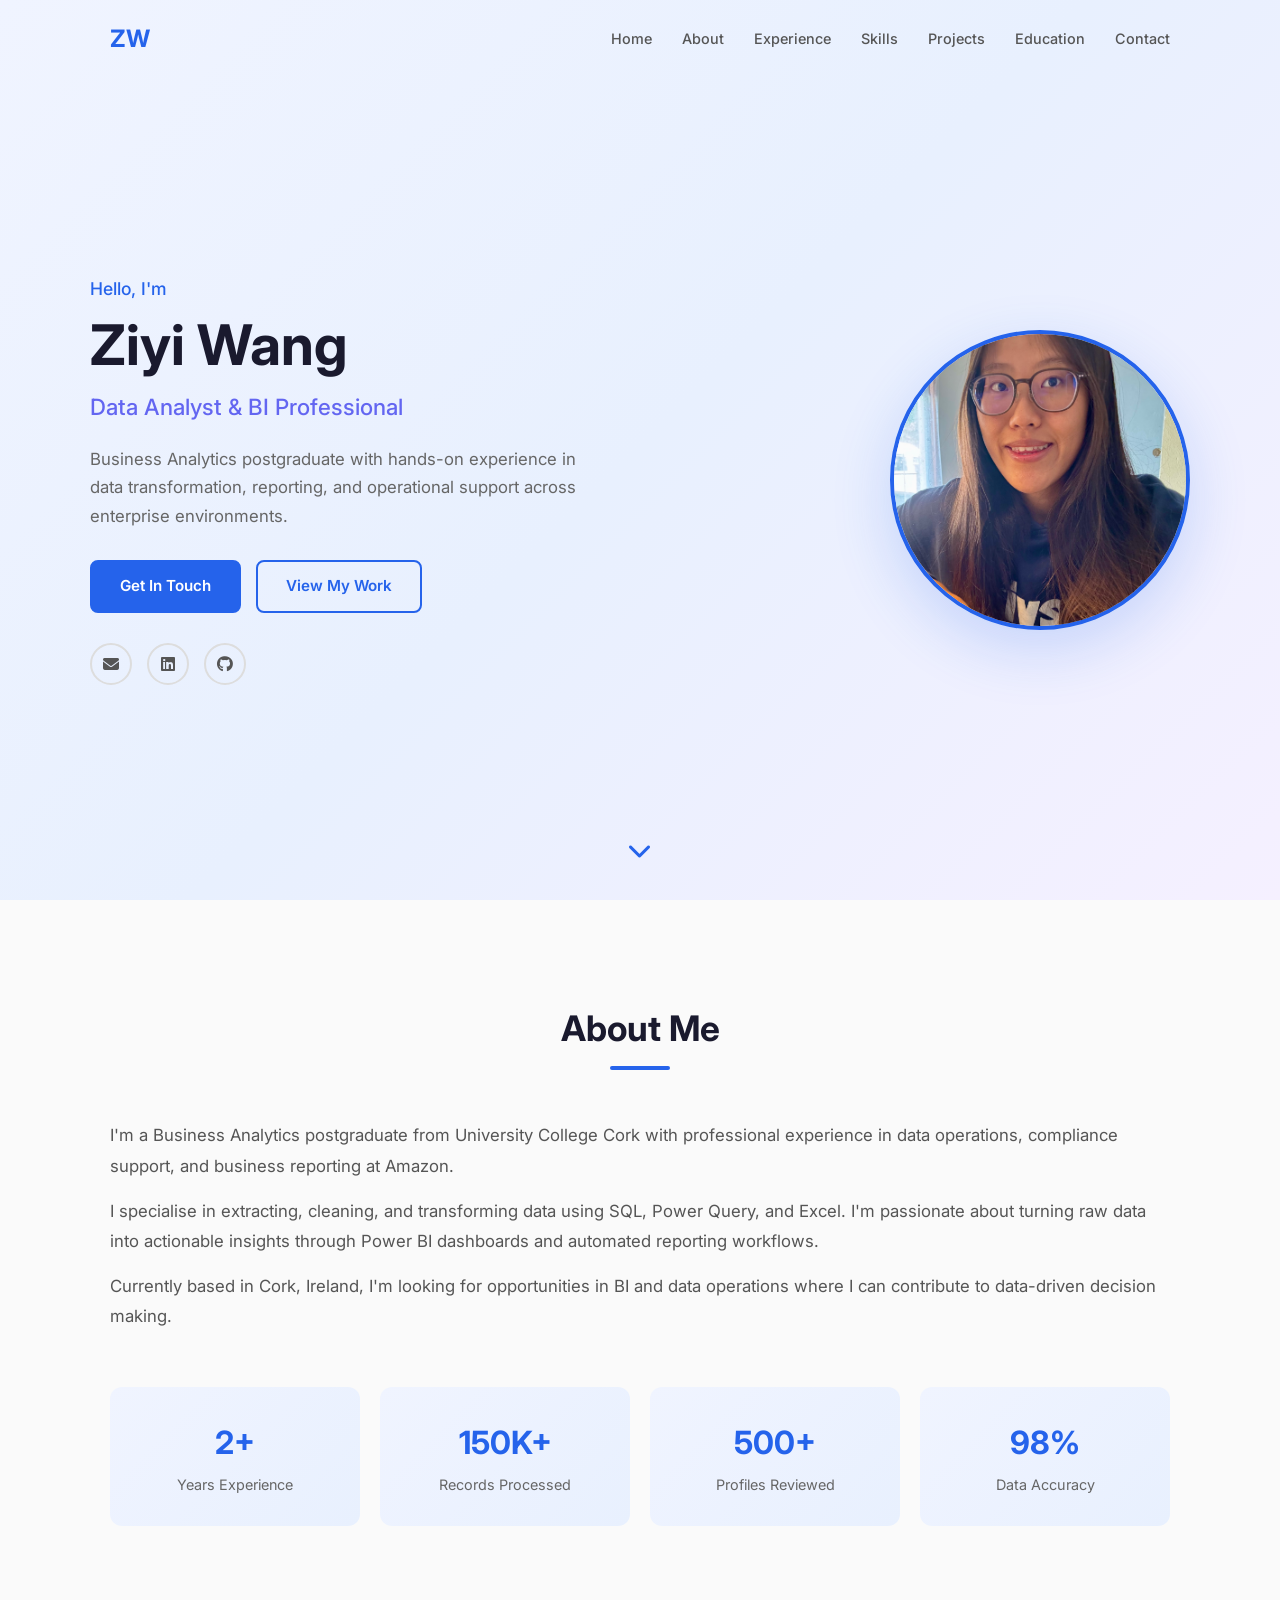
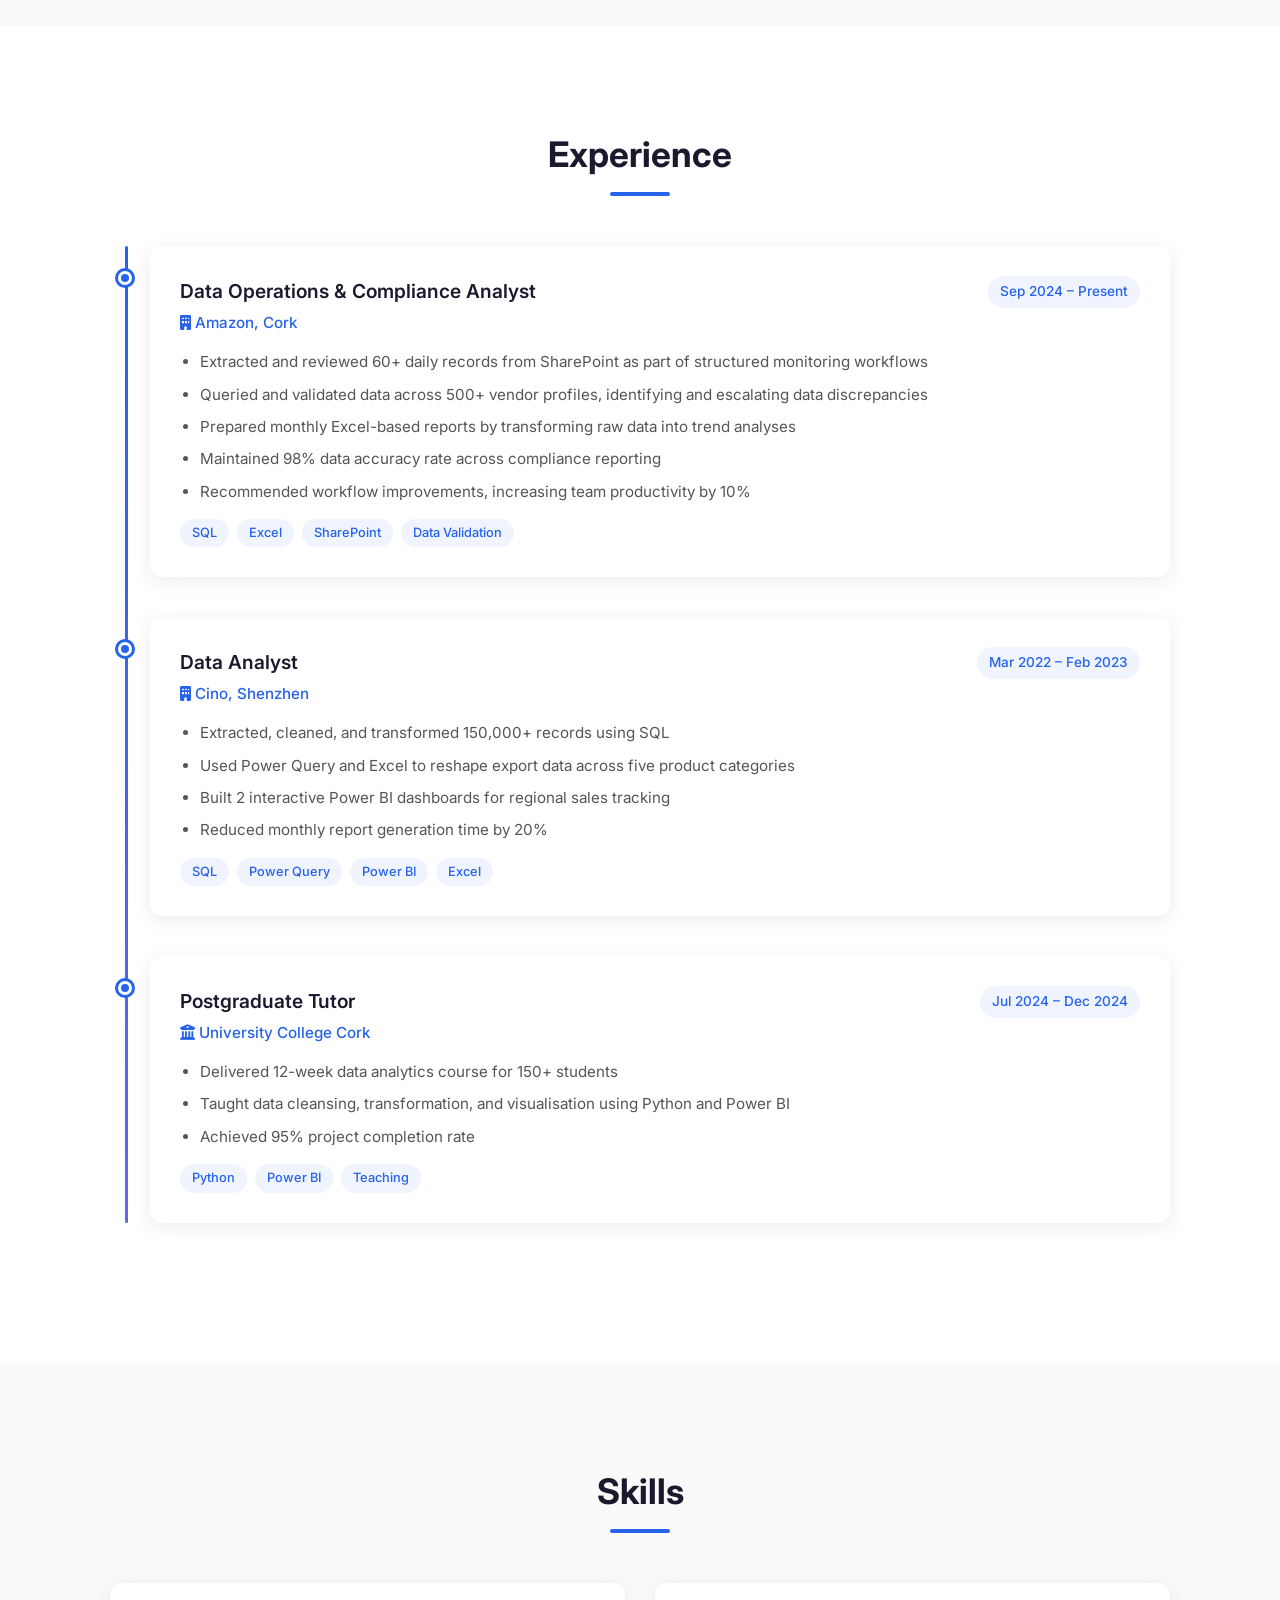
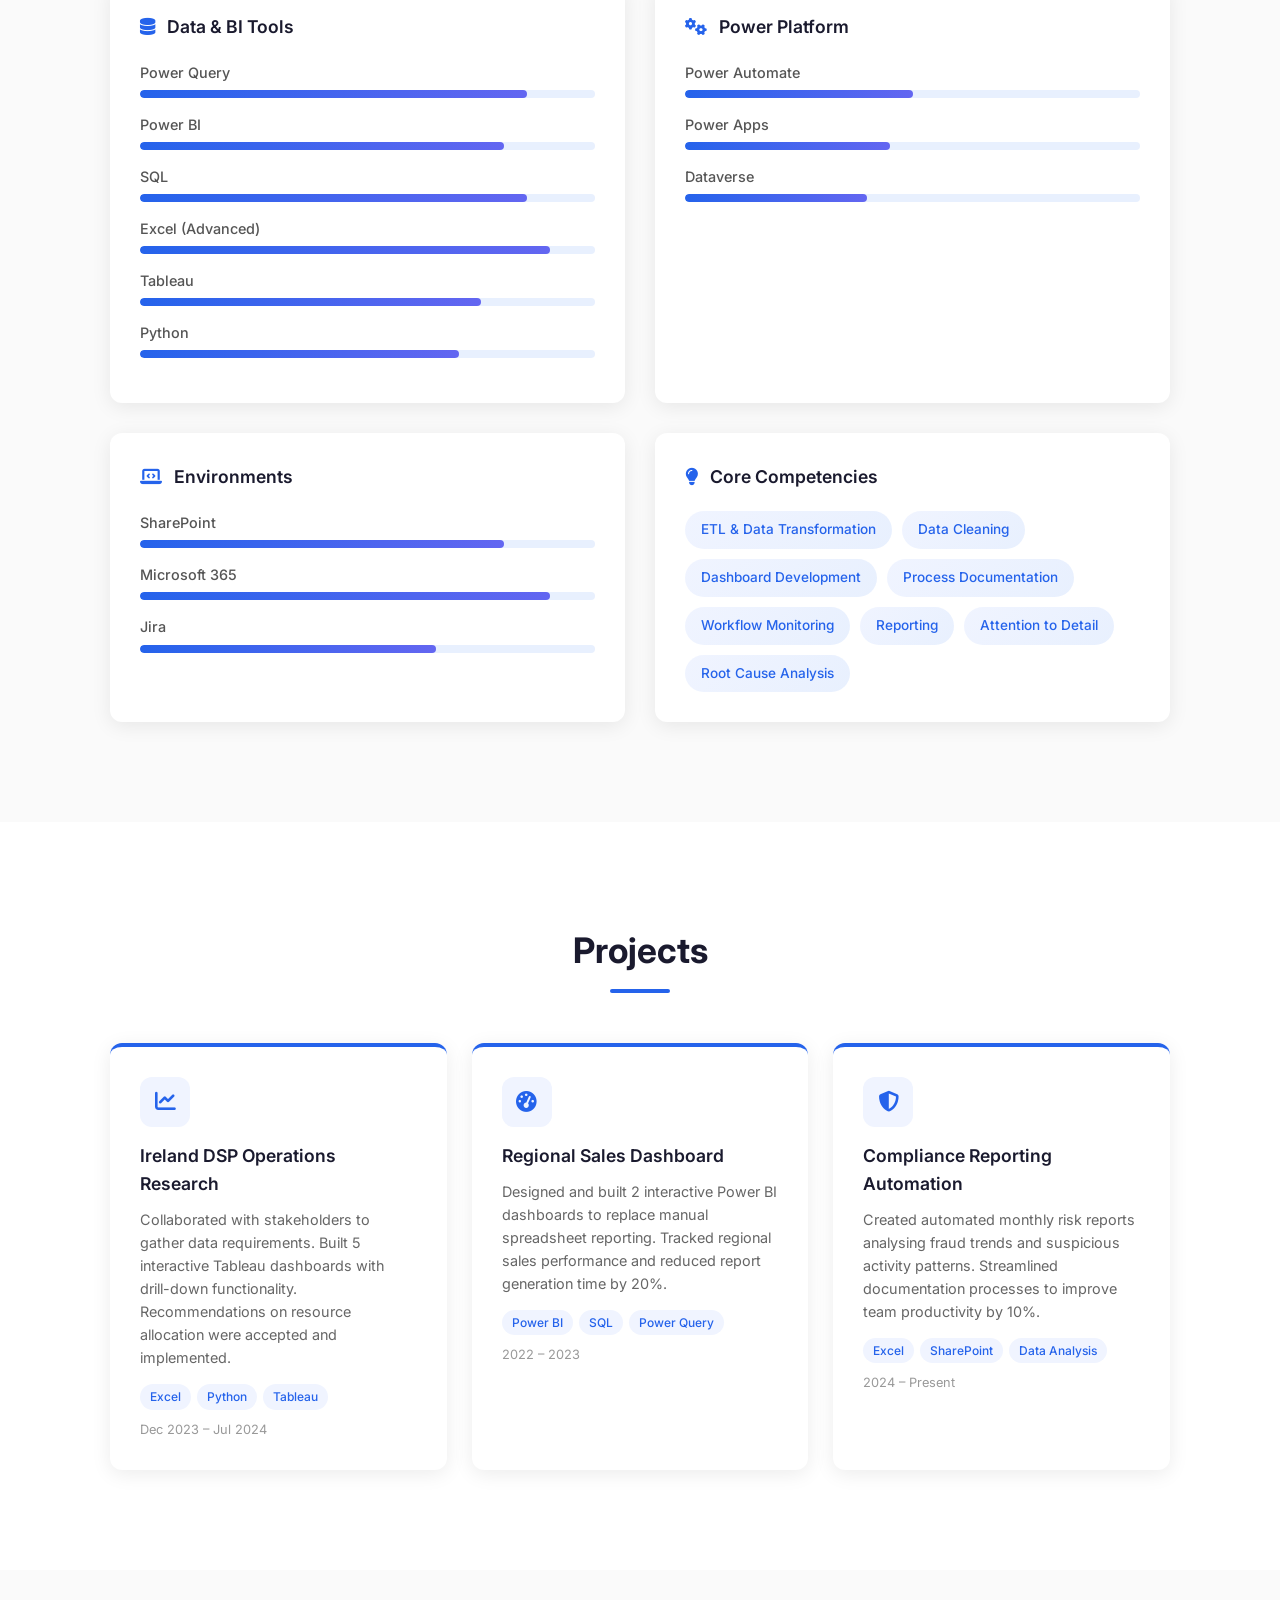
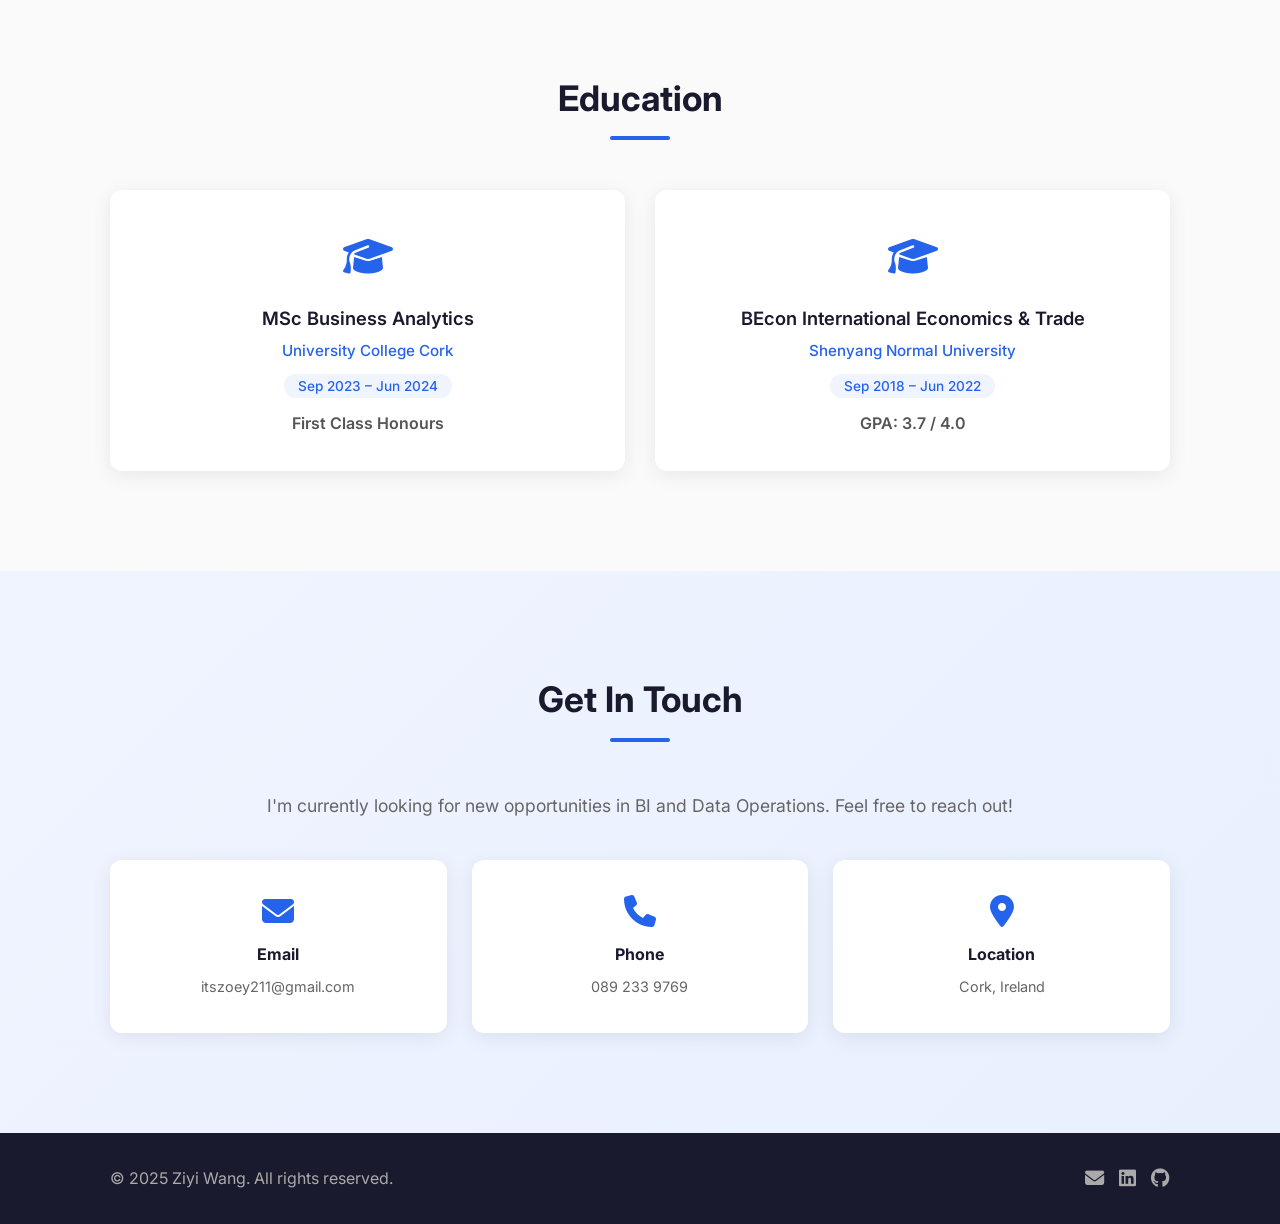
<file: my website/index.html>
<!DOCTYPE html>
<html lang="en">
<head>
    <meta charset="UTF-8">
    <meta name="viewport" content="width=device-width, initial-scale=1.0">
    <title>Ziyi Wang | Portfolio</title>
    <link rel="stylesheet" href="style.css">
    <!-- Google Fonts -->
    <link href="https://fonts.googleapis.com/css2?family=Inter:wght@300;400;500;600;700&display=swap" rel="stylesheet">
    <!-- Font Awesome for icons -->
    <link rel="stylesheet" href="https://cdnjs.cloudflare.com/ajax/libs/font-awesome/6.4.0/css/all.min.css">
</head>
<body>

    <!-- ==================== NAVIGATION ==================== -->
    <nav class="navbar" id="navbar">
        <div class="nav-container">
            <a href="#home" class="nav-logo">ZW</a>
            <button class="nav-toggle" id="navToggle">
                <i class="fas fa-bars"></i>
            </button>
            <ul class="nav-links" id="navLinks">
                <li><a href="#home">Home</a></li>
                <li><a href="#about">About</a></li>
                <li><a href="#experience">Experience</a></li>
                <li><a href="#skills">Skills</a></li>
                <li><a href="#projects">Projects</a></li>
                <li><a href="#education">Education</a></li>
                <li><a href="#contact">Contact</a></li>
            </ul>
        </div>
    </nav>

    <!-- ==================== HERO SECTION ==================== -->
    <section class="hero" id="home">
        <div class="hero-content">
            <div class="hero-text">
                <p class="hero-greeting">Hello, I'm</p>
                <h1 class="hero-name">Ziyi Wang</h1>
                <h2 class="hero-title">Data Analyst & BI Professional</h2>
                <p class="hero-description">
                    Business Analytics postgraduate with hands-on experience in 
                    data transformation, reporting, and operational support across 
                    enterprise environments.
                </p>
                <div class="hero-buttons">
                    <a href="#contact" class="btn btn-primary">Get In Touch</a>
                    <a href="#experience" class="btn btn-secondary">View My Work</a>
                </div>
                <div class="hero-socials">
                    <a href="mailto:itszoey211@gmail.com" title="Email">
                        <i class="fas fa-envelope"></i>
                    </a>
                    <a href="https://www.linkedin.com/in/-ziyi-wang/" target="_blank" title="LinkedIn">
                        <i class="fab fa-linkedin"></i>
                    </a>
                    <a href="https://github.com/Itzoeyw" target="_blank" title="GitHub">
                        <i class="fab fa-github"></i>
                    </a>
                </div>
            </div>
            <div class="hero-image">
                <div class="image-wrapper">
                    <!-- Replace with your photo -->
                    <img src="assets/profile.jpeg" alt="Ziyi Wang">
                    <!-- <img src="assets/profile.jpeg" alt="Ziyi Wang"> -->
                </div>
            </div>
        </div>
        <div class="scroll-indicator">
            <a href="#about"><i class="fas fa-chevron-down"></i></a>
        </div>
    </section>

    <!-- ==================== ABOUT SECTION ==================== -->
    <section class="section about" id="about">
        <div class="container">
            <h2 class="section-title">About Me</h2>
            <div class="section-line"></div>
            <div class="about-content">
                <div class="about-text">
                    <p>
                        I'm a Business Analytics postgraduate from University College Cork 
                        with professional experience in data operations, compliance support, 
                        and business reporting at Amazon.
                    </p>
                    <p>
                        I specialise in extracting, cleaning, and transforming data using 
                        SQL, Power Query, and Excel. I'm passionate about turning raw data 
                        into actionable insights through Power BI dashboards and automated 
                        reporting workflows.
                    </p>
                    <p>
                        Currently based in Cork, Ireland, I'm looking for opportunities in 
                        BI and data operations where I can contribute to data-driven 
                        decision making.
                    </p>
                </div>
                <div class="about-stats">
                    <div class="stat-card">
                        <h3>2+</h3>
                        <p>Years Experience</p>
                    </div>
                    <div class="stat-card">
                        <h3>150K+</h3>
                        <p>Records Processed</p>
                    </div>
                    <div class="stat-card">
                        <h3>500+</h3>
                        <p>Profiles Reviewed</p>
                    </div>
                    <div class="stat-card">
                        <h3>98%</h3>
                        <p>Data Accuracy</p>
                    </div>
                </div>
            </div>
        </div>
    </section>

    <!-- ==================== EXPERIENCE SECTION ==================== -->
    <section class="section experience" id="experience">
        <div class="container">
            <h2 class="section-title">Experience</h2>
            <div class="section-line"></div>
            <div class="timeline">

                <!-- Job 1 -->
                <div class="timeline-item">
                    <div class="timeline-dot"></div>
                    <div class="timeline-card">
                        <div class="timeline-header">
                            <div>
                                <h3>Data Operations & Compliance Analyst</h3>
                                <h4><i class="fas fa-building"></i> Amazon, Cork</h4>
                            </div>
                            <span class="timeline-date">Sep 2024 – Present</span>
                        </div>
                        <ul class="timeline-list">
                            <li>Extracted and reviewed 60+ daily records from SharePoint 
                                as part of structured monitoring workflows</li>
                            <li>Queried and validated data across 500+ vendor profiles, 
                                identifying and escalating data discrepancies</li>
                            <li>Prepared monthly Excel-based reports by transforming raw 
                                data into trend analyses</li>
                            <li>Maintained 98% data accuracy rate across compliance 
                                reporting</li>
                            <li>Recommended workflow improvements, increasing team 
                                productivity by 10%</li>
                        </ul>
                        <div class="timeline-tags">
                            <span>SQL</span>
                            <span>Excel</span>
                            <span>SharePoint</span>
                            <span>Data Validation</span>
                        </div>
                    </div>
                </div>

                <!-- Job 2 -->
                <div class="timeline-item">
                    <div class="timeline-dot"></div>
                    <div class="timeline-card">
                        <div class="timeline-header">
                            <div>
                                <h3>Data Analyst</h3>
                                <h4><i class="fas fa-building"></i> Cino, Shenzhen</h4>
                            </div>
                            <span class="timeline-date">Mar 2022 – Feb 2023</span>
                        </div>
                        <ul class="timeline-list">
                            <li>Extracted, cleaned, and transformed 150,000+ records using 
                                SQL</li>
                            <li>Used Power Query and Excel to reshape export data across 
                                five product categories</li>
                            <li>Built 2 interactive Power BI dashboards for regional sales 
                                tracking</li>
                            <li>Reduced monthly report generation time by 20%</li>
                        </ul>
                        <div class="timeline-tags">
                            <span>SQL</span>
                            <span>Power Query</span>
                            <span>Power BI</span>
                            <span>Excel</span>
                        </div>
                    </div>
                </div>

                <!-- Job 3 -->
                <div class="timeline-item">
                    <div class="timeline-dot"></div>
                    <div class="timeline-card">
                        <div class="timeline-header">
                            <div>
                                <h3>Postgraduate Tutor</h3>
                                <h4><i class="fas fa-university"></i> University College Cork</h4>
                            </div>
                            <span class="timeline-date">Jul 2024 – Dec 2024</span>
                        </div>
                        <ul class="timeline-list">
                            <li>Delivered 12-week data analytics course for 150+ students</li>
                            <li>Taught data cleansing, transformation, and visualisation 
                                using Python and Power BI</li>
                            <li>Achieved 95% project completion rate</li>
                        </ul>
                        <div class="timeline-tags">
                            <span>Python</span>
                            <span>Power BI</span>
                            <span>Teaching</span>
                        </div>
                    </div>
                </div>

            </div>
        </div>
    </section>

    <!-- ==================== SKILLS SECTION ==================== -->
    <section class="section skills" id="skills">
        <div class="container">
            <h2 class="section-title">Skills</h2>
            <div class="section-line"></div>
            <div class="skills-grid">

                <div class="skill-category">
                    <h3><i class="fas fa-database"></i> Data & BI Tools</h3>
                    <div class="skill-items">
                        <div class="skill-item">
                            <span class="skill-name">Power Query</span>
                            <div class="skill-bar"><div class="skill-fill" style="width:85%"></div></div>
                        </div>
                        <div class="skill-item">
                            <span class="skill-name">Power BI</span>
                            <div class="skill-bar"><div class="skill-fill" style="width:80%"></div></div>
                        </div>
                        <div class="skill-item">
                            <span class="skill-name">SQL</span>
                            <div class="skill-bar"><div class="skill-fill" style="width:85%"></div></div>
                        </div>
                        <div class="skill-item">
                            <span class="skill-name">Excel (Advanced)</span>
                            <div class="skill-bar"><div class="skill-fill" style="width:90%"></div></div>
                        </div>
                        <div class="skill-item">
                            <span class="skill-name">Tableau</span>
                            <div class="skill-bar"><div class="skill-fill" style="width:75%"></div></div>
                        </div>
                        <div class="skill-item">
                            <span class="skill-name">Python</span>
                            <div class="skill-bar"><div class="skill-fill" style="width:70%"></div></div>
                        </div>
                    </div>
                </div>

                <div class="skill-category">
                    <h3><i class="fas fa-cogs"></i> Power Platform</h3>
                    <div class="skill-items">
                        <div class="skill-item">
                            <span class="skill-name">Power Automate</span>
                            <div class="skill-bar"><div class="skill-fill" style="width:50%"></div></div>
                        </div>
                        <div class="skill-item">
                            <span class="skill-name">Power Apps</span>
                            <div class="skill-bar"><div class="skill-fill" style="width:45%"></div></div>
                        </div>
                        <div class="skill-item">
                            <span class="skill-name">Dataverse</span>
                            <div class="skill-bar"><div class="skill-fill" style="width:40%"></div></div>
                        </div>
                    </div>
                </div>

                <div class="skill-category">
                    <h3><i class="fas fa-laptop-code"></i> Environments</h3>
                    <div class="skill-items">
                        <div class="skill-item">
                            <span class="skill-name">SharePoint</span>
                            <div class="skill-bar"><div class="skill-fill" style="width:80%"></div></div>
                        </div>
                        <div class="skill-item">
                            <span class="skill-name">Microsoft 365</span>
                            <div class="skill-bar"><div class="skill-fill" style="width:90%"></div></div>
                        </div>
                        <div class="skill-item">
                            <span class="skill-name">Jira</span>
                            <div class="skill-bar"><div class="skill-fill" style="width:65%"></div></div>
                        </div>
                    </div>
                </div>

                <div class="skill-category">
                    <h3><i class="fas fa-lightbulb"></i> Core Competencies</h3>
                    <div class="competency-tags">
                        <span>ETL & Data Transformation</span>
                        <span>Data Cleaning</span>
                        <span>Dashboard Development</span>
                        <span>Process Documentation</span>
                        <span>Workflow Monitoring</span>
                        <span>Reporting</span>
                        <span>Attention to Detail</span>
                        <span>Root Cause Analysis</span>
                    </div>
                </div>

            </div>
        </div>
    </section>

    <!-- ==================== PROJECTS SECTION ==================== -->
    <section class="section projects" id="projects">
        <div class="container">
            <h2 class="section-title">Projects</h2>
            <div class="section-line"></div>
            <div class="projects-grid">

                <div class="project-card">
                    <div class="project-icon">
                        <i class="fas fa-chart-line"></i>
                    </div>
                    <h3>Ireland DSP Operations Research</h3>
                    <p>
                        Collaborated with stakeholders to gather data requirements. 
                        Built 5 interactive Tableau dashboards with drill-down 
                        functionality. Recommendations on resource allocation were 
                        accepted and implemented.
                    </p>
                    <div class="project-tags">
                        <span>Excel</span>
                        <span>Python</span>
                        <span>Tableau</span>
                    </div>
                    <div class="project-date">Dec 2023 – Jul 2024</div>
                </div>

                <div class="project-card">
                    <div class="project-icon">
                        <i class="fas fa-tachometer-alt"></i>
                    </div>
                    <h3>Regional Sales Dashboard</h3>
                    <p>
                        Designed and built 2 interactive Power BI dashboards to 
                        replace manual spreadsheet reporting. Tracked regional sales 
                        performance and reduced report generation time by 20%.
                    </p>
                    <div class="project-tags">
                        <span>Power BI</span>
                        <span>SQL</span>
                        <span>Power Query</span>
                    </div>
                    <div class="project-date">2022 – 2023</div>
                </div>

                <div class="project-card">
                    <div class="project-icon">
                        <i class="fas fa-shield-alt"></i>
                    </div>
                    <h3>Compliance Reporting Automation</h3>
                    <p>
                        Created automated monthly risk reports analysing fraud trends 
                        and suspicious activity patterns. Streamlined documentation 
                        processes to improve team productivity by 10%.
                    </p>
                    <div class="project-tags">
                        <span>Excel</span>
                        <span>SharePoint</span>
                        <span>Data Analysis</span>
                    </div>
                    <div class="project-date">2024 – Present</div>
                </div>

            </div>
        </div>
    </section>

    <!-- ==================== EDUCATION SECTION ==================== -->
    <section class="section education" id="education">
        <div class="container">
            <h2 class="section-title">Education</h2>
            <div class="section-line"></div>
            <div class="education-grid">
                <div class="education-card">
                    <div class="edu-icon"><i class="fas fa-graduation-cap"></i></div>
                    <h3>MSc Business Analytics</h3>
                    <h4>University College Cork</h4>
                    <span class="edu-date">Sep 2023 – Jun 2024</span>
                    <p class="edu-grade">First Class Honours</p>
                </div>
                <div class="education-card">
                    <div class="edu-icon"><i class="fas fa-graduation-cap"></i></div>
                    <h3>BEcon International Economics & Trade</h3>
                    <h4>Shenyang Normal University</h4>
                    <span class="edu-date">Sep 2018 – Jun 2022</span>
                    <p class="edu-grade">GPA: 3.7 / 4.0</p>
                </div>
            </div>
        </div>
    </section>

    <!-- ==================== CONTACT SECTION ==================== -->
    <section class="section contact" id="contact">
        <div class="container">
            <h2 class="section-title">Get In Touch</h2>
            <div class="section-line"></div>
            <p class="contact-intro">
                I'm currently looking for new opportunities in BI and Data Operations. 
                Feel free to reach out!
            </p>
            <div class="contact-cards">
                <a href="mailto:itszoey211@gmail.com" class="contact-card">
                    <i class="fas fa-envelope"></i>
                    <h4>Email</h4>
                    <p>itszoey211@gmail.com</p>
                </a>
                <a href="tel:0892339769" class="contact-card">
                    <i class="fas fa-phone"></i>
                    <h4>Phone</h4>
                    <p>089 233 9769</p>
                </a>
                <a href="#" class="contact-card">
                    <i class="fas fa-map-marker-alt"></i>
                    <h4>Location</h4>
                    <p>Cork, Ireland</p>
                </a>
            </div>
        </div>
    </section>

    <!-- ==================== FOOTER ==================== -->
    <footer class="footer">
        <div class="container">
            <div class="footer-content">
                <p>&copy; 2025 Ziyi Wang. All rights reserved.</p>
                <div class="footer-socials">
                    <a href="mailto:itszoey211@gmail.com"><i class="fas fa-envelope"></i></a>
                    <a href="https://www.linkedin.com/in/-ziyi-wang/" target="_blank"><i class="fab fa-linkedin"></i></a>
                    <a href="https://github.com/Itzoeyw" target="_blank"><i class="fab fa-github"></i></a>
                </div>
            </div>
        </div>
    </footer>

    <!-- ==================== JAVASCRIPT ==================== -->
    <script>
        // Navbar scroll effect
        window.addEventListener('scroll', function() {
            const navbar = document.getElementById('navbar');
            if (window.scrollY > 50) {
                navbar.classList.add('scrolled');
            } else {
                navbar.classList.remove('scrolled');
            }
        });

        // Mobile nav toggle
        document.getElementById('navToggle').addEventListener('click', function() {
            document.getElementById('navLinks').classList.toggle('active');
        });

        // Close mobile nav on link click
        document.querySelectorAll('.nav-links a').forEach(link => {
            link.addEventListener('click', () => {
                document.getElementById('navLinks').classList.remove('active');
            });
        });

        // Smooth scroll
        document.querySelectorAll('a[href^="#"]').forEach(anchor => {
            anchor.addEventListener('click', function(e) {
                e.preventDefault();
                const target = document.querySelector(this.getAttribute('href'));
                if (target) {
                    target.scrollIntoView({ behavior: 'smooth', block: 'start' });
                }
            });
        });

        // Scroll animation
        const observer = new IntersectionObserver((entries) => {
            entries.forEach(entry => {
                if (entry.isIntersecting) {
                    entry.target.classList.add('visible');
                }
            });
        }, { threshold: 0.1 });

        document.querySelectorAll('.timeline-item, .project-card, .skill-category, .education-card, .stat-card').forEach(el => {
            el.classList.add('animate-on-scroll');
            observer.observe(el);
        });
    </script>

</body>
</html>
</file>
<file: my website/style.css>
/* ==================== RESET & BASE ==================== */
* {
    margin: 0;
    padding: 0;
    box-sizing: border-box;
}

html {
    scroll-behavior: smooth;
}

body {
    font-family: 'Inter', sans-serif;
    color: #333;
    line-height: 1.6;
    background-color: #fafafa;
}

a {
    text-decoration: none;
    color: inherit;
}

ul {
    list-style: none;
}

.container {
    max-width: 1100px;
    margin: 0 auto;
    padding: 0 20px;
}

/* ==================== NAVBAR ==================== */
.navbar {
    position: fixed;
    top: 0;
    left: 0;
    width: 100%;
    z-index: 1000;
    padding: 20px 0;
    transition: all 0.3s ease;
    background: transparent;
}

.navbar.scrolled {
    background: rgba(255, 255, 255, 0.95);
    backdrop-filter: blur(10px);
    box-shadow: 0 2px 20px rgba(0, 0, 0, 0.1);
    padding: 12px 0;
}

.nav-container {
    max-width: 1100px;
    margin: 0 auto;
    padding: 0 20px;
    display: flex;
    justify-content: space-between;
    align-items: center;
}

.nav-logo {
    font-size: 1.5rem;
    font-weight: 700;
    color: #2563eb;
}

.nav-links {
    display: flex;
    gap: 30px;
}

.nav-links a {
    font-size: 0.9rem;
    font-weight: 500;
    color: #555;
    transition: color 0.3s;
    position: relative;
}

.nav-links a:hover {
    color: #2563eb;
}

.nav-links a::after {
    content: '';
    position: absolute;
    bottom: -4px;
    left: 0;
    width: 0;
    height: 2px;
    background: #2563eb;
    transition: width 0.3s;
}

.nav-links a:hover::after {
    width: 100%;
}

.nav-toggle {
    display: none;
    background: none;
    border: none;
    font-size: 1.5rem;
    cursor: pointer;
    color: #333;
}

/* ==================== HERO ==================== */
.hero {
    min-height: 100vh;
    display: flex;
    flex-direction: column;
    justify-content: center;
    align-items: center;
    padding: 120px 20px 60px;
    background: linear-gradient(135deg, #f0f4ff 0%, #e8f0fe 50%, #f5f0ff 100%);
    position: relative;
}

.hero-content {
    max-width: 1100px;
    width: 100%;
    display: flex;
    align-items: center;
    justify-content: space-between;
    gap: 60px;
}

.hero-text {
    flex: 1;
}

.hero-greeting {
    font-size: 1.1rem;
    color: #2563eb;
    font-weight: 500;
    margin-bottom: 8px;
}

.hero-name {
    font-size: 3.5rem;
    font-weight: 700;
    color: #1a1a2e;
    margin-bottom: 10px;
    line-height: 1.2;
}

.hero-title {
    font-size: 1.4rem;
    color: #6366f1;
    font-weight: 500;
    margin-bottom: 20px;
}

.hero-description {
    font-size: 1.05rem;
    color: #666;
    max-width: 500px;
    margin-bottom: 30px;
    line-height: 1.7;
}

.hero-buttons {
    display: flex;
    gap: 15px;
    margin-bottom: 30px;
}

.btn {
    padding: 12px 28px;
    border-radius: 8px;
    font-weight: 600;
    font-size: 0.95rem;
    transition: all 0.3s;
    cursor: pointer;
}

.btn-primary {
    background: #2563eb;
    color: white;
    border: 2px solid #2563eb;
}

.btn-primary:hover {
    background: #1d4ed8;
    transform: translateY(-2px);
    box-shadow: 0 4px 15px rgba(37, 99, 235, 0.4);
}

.btn-secondary {
    background: transparent;
    color: #2563eb;
    border: 2px solid #2563eb;
}

.btn-secondary:hover {
    background: #2563eb;
    color: white;
    transform: translateY(-2px);
}

.hero-socials {
    display: flex;
    gap: 15px;
}

.hero-socials a {
    width: 42px;
    height: 42px;
    border-radius: 50%;
    border: 2px solid #ddd;
    display: flex;
    align-items: center;
    justify-content: center;
    color: #555;
    transition: all 0.3s;
}

.hero-socials a:hover {
    border-color: #2563eb;
    color: #2563eb;
    transform: translateY(-3px);
}

.hero-image {
    flex-shrink: 0;
}

.image-wrapper {
    width: 300px;
    height: 300px;
    border-radius: 50%;
    overflow: hidden;
    border: 4px solid #2563eb;
    box-shadow: 0 20px 60px rgba(37, 99, 235, 0.2);
}

.image-wrapper img {
    width: 100%;
    height: 100%;
    object-fit: cover;
}

.placeholder-photo {
    width: 100%;
    height: 100%;
    background: linear-gradient(135deg, #2563eb, #6366f1);
    display: flex;
    align-items: center;
    justify-content: center;
    font-size: 5rem;
    color: white;
}

.scroll-indicator {
    position: absolute;
    bottom: 30px;
    animation: bounce 2s infinite;
}

.scroll-indicator a {
    color: #2563eb;
    font-size: 1.5rem;
}

@keyframes bounce {
    0%, 20%, 50%, 80%, 100% { transform: translateY(0); }
    40% { transform: translateY(-10px); }
    60% { transform: translateY(-5px); }
}

/* ==================== SECTIONS ==================== */
.section {
    padding: 100px 0;
}

.section:nth-child(even) {
    background: #fff;
}

.section-title {
    text-align: center;
    font-size: 2.2rem;
    font-weight: 700;
    color: #1a1a2e;
    margin-bottom: 10px;
}

.section-line {
    width: 60px;
    height: 4px;
    background: #2563eb;
    margin: 0 auto 50px;
    border-radius: 2px;
}

/* ==================== ABOUT ==================== */
.about-content {
    display: flex;
    flex-direction: column;
    gap: 40px;
}

.about-text p {
    font-size: 1.05rem;
    color: #555;
    margin-bottom: 15px;
    line-height: 1.8;
}

.about-stats {
    display: grid;
    grid-template-columns: repeat(4, 1fr);
    gap: 20px;
}

.stat-card {
    background: linear-gradient(135deg, #f0f4ff, #e8f0fe);
    padding: 30px 20px;
    border-radius: 12px;
    text-align: center;
    transition: transform 0.3s;
}

.stat-card:hover {
    transform: translateY(-5px);
}

.stat-card h3 {
    font-size: 2rem;
    color: #2563eb;
    font-weight: 700;
}

.stat-card p {
    color: #666;
    font-size: 0.9rem;
    margin-top: 5px;
}

/* ==================== TIMELINE ==================== */
.timeline {
    position: relative;
    padding-left: 40px;
}

.timeline::before {
    content: '';
    position: absolute;
    left: 15px;
    top: 0;
    bottom: 0;
    width: 3px;
    background: linear-gradient(to bottom, #2563eb, #6366f1);
    border-radius: 2px;
}

.timeline-item {
    position: relative;
    margin-bottom: 40px;
}

.timeline-dot {
    position: absolute;
    left: -32px;
    top: 25px;
    width: 14px;
    height: 14px;
    background: #2563eb;
    border-radius: 50%;
    border: 3px solid #fff;
    box-shadow: 0 0 0 3px #2563eb;
}

.timeline-card {
    background: #fff;
    padding: 30px;
    border-radius: 12px;
    box-shadow: 0 4px 20px rgba(0, 0, 0, 0.08);
    transition: transform 0.3s;
}

.timeline-card:hover {
    transform: translateX(5px);
}

.timeline-header {
    display: flex;
    justify-content: space-between;
    align-items: flex-start;
    margin-bottom: 15px;
    flex-wrap: wrap;
    gap: 10px;
}

.timeline-header h3 {
    font-size: 1.2rem;
    color: #1a1a2e;
    font-weight: 600;
}

.timeline-header h4 {
    color: #2563eb;
    font-size: 0.95rem;
    font-weight: 500;
    margin-top: 4px;
}

.timeline-date {
    background: #f0f4ff;
    color: #2563eb;
    padding: 5px 12px;
    border-radius: 20px;
    font-size: 0.85rem;
    font-weight: 500;
    white-space: nowrap;
}

.timeline-list {
    margin: 15px 0;
    padding-left: 20px;
}

.timeline-list li {
    list-style: disc;
    color: #555;
    font-size: 0.95rem;
    margin-bottom: 8px;
    line-height: 1.6;
}

.timeline-tags {
    display: flex;
    flex-wrap: wrap;
    gap: 8px;
    margin-top: 15px;
}

.timeline-tags span {
    background: #f0f4ff;
    color: #2563eb;
    padding: 4px 12px;
    border-radius: 20px;
    font-size: 0.8rem;
    font-weight: 500;
}

/* ==================== SKILLS ==================== */
.skills-grid {
    display: grid;
    grid-template-columns: repeat(2, 1fr);
    gap: 30px;
}

.skill-category {
    background: #fff;
    padding: 30px;
    border-radius: 12px;
    box-shadow: 0 4px 20px rgba(0, 0, 0, 0.08);
}

.skill-category h3 {
    font-size: 1.1rem;
    color: #1a1a2e;
    margin-bottom: 20px;
    font-weight: 600;
}

.skill-category h3 i {
    color: #2563eb;
    margin-right: 8px;
}

.skill-item {
    margin-bottom: 15px;
}

.skill-name {
    font-size: 0.9rem;
    color: #555;
    font-weight: 500;
    display: block;
    margin-bottom: 6px;
}

.skill-bar {
    width: 100%;
    height: 8px;
    background: #e8f0fe;
    border-radius: 4px;
    overflow: hidden;
}

.skill-fill {
    height: 100%;
    background: linear-gradient(90deg, #2563eb, #6366f1);
    border-radius: 4px;
    transition: width 1.5s ease;
}

.competency-tags {
    display: flex;
    flex-wrap: wrap;
    gap: 10px;
}

.competency-tags span {
    background: linear-gradient(135deg, #f0f4ff, #e8f0fe);
    color: #2563eb;
    padding: 8px 16px;
    border-radius: 25px;
    font-size: 0.85rem;
    font-weight: 500;
}

/* ==================== PROJECTS ==================== */
.projects-grid {
    display: grid;
    grid-template-columns: repeat(3, 1fr);
    gap: 25px;
}

.project-card {
    background: #fff;
    padding: 30px;
    border-radius: 12px;
    box-shadow: 0 4px 20px rgba(0, 0, 0, 0.08);
    transition: transform 0.3s;
    border-top: 4px solid #2563eb;
}

.project-card:hover {
    transform: translateY(-5px);
}

.project-icon {
    width: 50px;
    height: 50px;
    background: #f0f4ff;
    border-radius: 12px;
    display: flex;
    align-items: center;
    justify-content: center;
    font-size: 1.3rem;
    color: #2563eb;
    margin-bottom: 15px;
}

.project-card h3 {
    font-size: 1.1rem;
    color: #1a1a2e;
    margin-bottom: 10px;
    font-weight: 600;
}

.project-card p {
    color: #666;
    font-size: 0.9rem;
    line-height: 1.6;
    margin-bottom: 15px;
}

.project-tags {
    display: flex;
    flex-wrap: wrap;
    gap: 6px;
    margin-bottom: 10px;
}

.project-tags span {
    background: #f0f4ff;
    color: #2563eb;
    padding: 3px 10px;
    border-radius: 15px;
    font-size: 0.75rem;
    font-weight: 500;
}

.project-date {
    color: #999;
    font-size: 0.8rem;
}

/* ==================== EDUCATION ==================== */
.education-grid {
    display: grid;
    grid-template-columns: repeat(2, 1fr);
    gap: 30px;
}

.education-card {
    background: #fff;
    padding: 35px;
    border-radius: 12px;
    box-shadow: 0 4px 20px rgba(0, 0, 0, 0.08);
    text-align: center;
    transition: transform 0.3s;
}

.education-card:hover {
    transform: translateY(-5px);
}

.edu-icon {
    font-size: 2.5rem;
    color: #2563eb;
    margin-bottom: 15px;
}

.education-card h3 {
    font-size: 1.15rem;
    color: #1a1a2e;
    font-weight: 600;
    margin-bottom: 5px;
}

.education-card h4 {
    color: #2563eb;
    font-size: 0.95rem;
    font-weight: 500;
    margin-bottom: 10px;
}

.edu-date {
    background: #f0f4ff;
    color: #2563eb;
    padding: 4px 14px;
    border-radius: 20px;
    font-size: 0.85rem;
    font-weight: 500;
}

.edu-grade {
    margin-top: 12px;
    color: #555;
    font-weight: 600;
}

/* ==================== CONTACT ==================== */
.contact {
    background: linear-gradient(135deg, #f0f4ff, #e8f0fe) !important;
}

.contact-intro {
    text-align: center;
    color: #666;
    font-size: 1.1rem;
    margin-bottom: 40px;
}

.contact-cards {
    display: grid;
    grid-template-columns: repeat(3, 1fr);
    gap: 25px;
}

.contact-card {
    background: #fff;
    padding: 35px 25px;
    border-radius: 12px;
    text-align: center;
    box-shadow: 0 4px 20px rgba(0, 0, 0, 0.08);
    transition: transform 0.3s;
}

.contact-card:hover {
    transform: translateY(-5px);
}

.contact-card i {
    font-size: 2rem;
    color: #2563eb;
    margin-bottom: 15px;
}

.contact-card h4 {
    color: #1a1a2e;
    margin-bottom: 8px;
}

.contact-card p {
    color: #666;
    font-size: 0.9rem;
}

/* ==================== FOOTER ==================== */
.footer {
    background: #1a1a2e;
    color: #aaa;
    padding: 30px 0;
}

.footer-content {
    display: flex;
    justify-content: space-between;
    align-items: center;
}

.footer-socials {
    display: flex;
    gap: 15px;
}

.footer-socials a {
    color: #aaa;
    font-size: 1.2rem;
    transition: color 0.3s;
}

.footer-socials a:hover {
    color: #2563eb;
}

/* ==================== ANIMATIONS ==================== */
.animate-on-scroll {
    opacity: 0;
    transform: translateY(30px);
    transition: all 0.6s ease;
}

.animate-on-scroll.visible {
    opacity: 1;
    transform: translateY(0);
}

/* ==================== RESPONSIVE ==================== */
@media (max-width: 768px) {

    .nav-toggle {
        display: block;
    }

    .nav-links {
        display: none;
        position: absolute;
        top: 100%;
        left: 0;
        width: 100%;
        background: white;
        flex-direction: column;
        padding: 20px;
        box-shadow: 0 10px 30px rgba(0,0,0,0.1);
        gap: 15px;
    }

    .nav-links.active {
        display: flex;
    }

    .hero-content {
        flex-direction: column-reverse;
        text-align: center;
    }

    .hero-name {
        font-size: 2.5rem;
    }

    .hero-description {
        margin: 0 auto 30px;
    }

    .hero-buttons {
        justify-content: center;
    }

    .hero-socials {
        justify-content: center;
    }

    .image-wrapper {
        width: 200px;
        height: 200px;
    }

    .about-stats {
        grid-template-columns: repeat(2, 1fr);
    }

    .skills-grid {
        grid-template-columns: 1fr;
    }

    .projects-grid {
        grid-template-columns: 1fr;
    }

    .education-grid {
        grid-template-columns: 1fr;
    }

    .contact-cards {
        grid-template-columns: 1fr;
    }

    .footer-content {
        flex-direction: column;
        gap: 15px;
        text-align: center;
    }

    .timeline {
        padding-left: 30px;
    }

    .timeline-header {
        flex-direction: column;
    }
}
</file>
